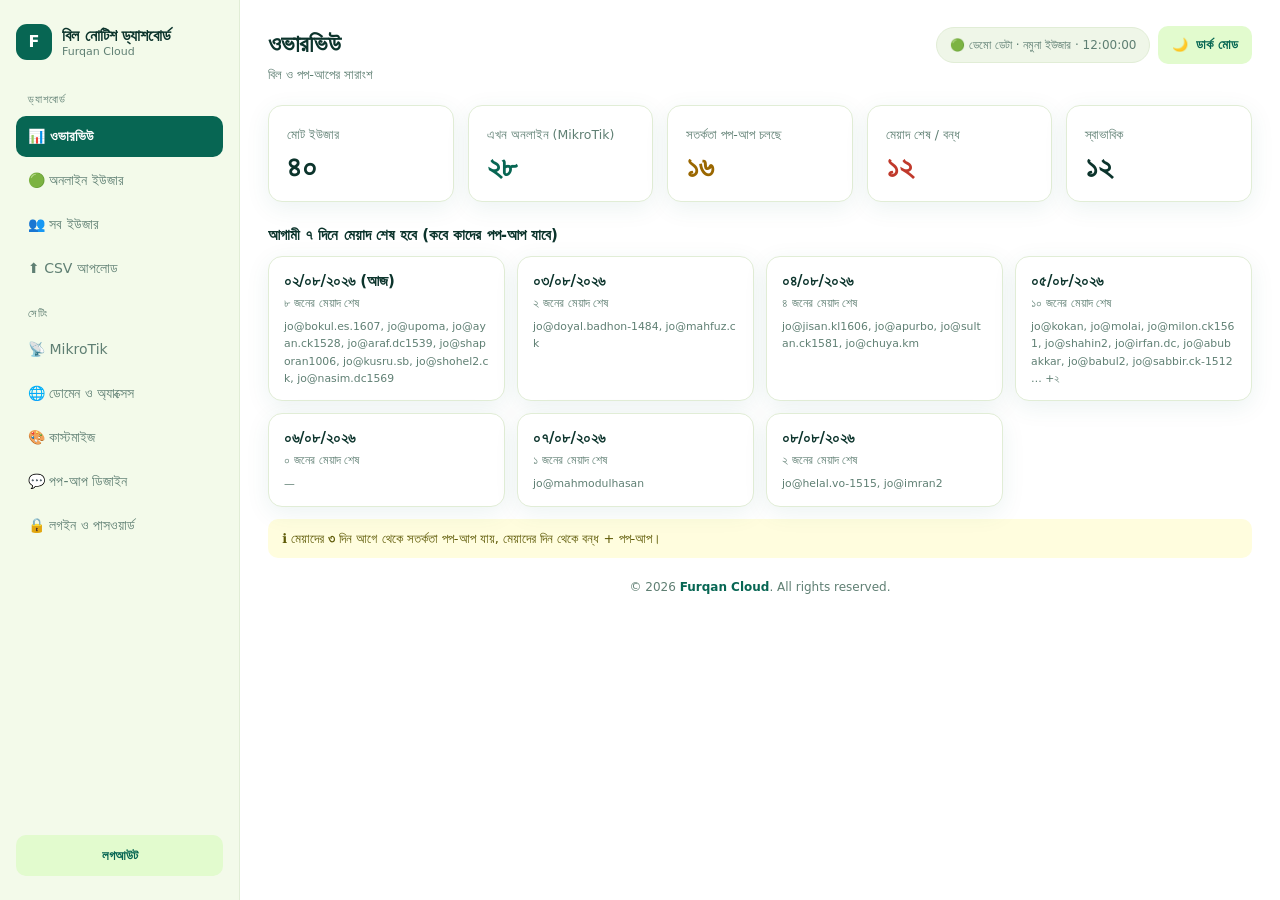
<file: index.html>
<!DOCTYPE html>
<html lang="bn"><head><meta charset="UTF-8"><meta name="viewport" content="width=device-width,initial-scale=1,viewport-fit=cover"><meta name="theme-color" content="#076653">
<title>Furqan Cloud · ড্যাশবোর্ড (ডেমো)</title><style>
:root{
  --bg:#FFFFFF; --side:#F3FAEA; --main:#FFFFFF; --card:#FFFFFF; --text:#0C342C; --muted:#5F7F73; --line:#E1EDD6; --input:#EFF6E8;
  --purple:#076653; --purple-d:#0C342C; --soft:#E2FBCE; --on:#FFFFFF; --ink:#06231D; --orange:#C5D61A; --yellow:#9DB81C;
  --c-iig:#076653; --c-baishan:#D4E321; --c-cdn:#3E9A52; --c-fna:#0C342C; --c-ggc:#A5DC7B; --c-bdix:#1FA38A;
  --hint-bg:#FFFDDE; --hint-tx:#5E5A06;
  --shadow:0 6px 24px rgba(7,102,83,.08);
  color-scheme:light;
}
@media (prefers-color-scheme:dark){
  :root:not([data-theme="light"]){
    --bg:#14142a; --side:#181833; --main:#1b1b3a; --card:#222247; --text:#f0f0ff; --muted:#9a9cc4; --line:#2e2e5a; --input:#2c2c58;
    --purple:#E3EF26; --purple-d:#C9D81C; --soft:#2c2c58; --on:#06231D; --orange:#8FD16B; --yellow:#E3EF26;
    --c-iig:#3FD1A5; --c-baishan:#E3EF26; --c-cdn:#7CCB5A; --c-fna:#B9F08A; --c-ggc:#1FA38A; --c-bdix:#E2FBCE;
    --hint-bg:rgba(227,239,38,.12); --hint-tx:#E3EF26;
    --shadow:0 6px 24px rgba(0,0,0,.3); color-scheme:dark;
  }
}
:root[data-theme="dark"]{
  --bg:#14142a; --side:#181833; --main:#1b1b3a; --card:#222247; --text:#f0f0ff; --muted:#9a9cc4; --line:#2e2e5a; --input:#2c2c58;
  --purple:#E3EF26; --purple-d:#C9D81C; --soft:#2c2c58; --on:#06231D; --orange:#8FD16B; --yellow:#E3EF26;
  --c-iig:#3FD1A5; --c-baishan:#E3EF26; --c-cdn:#7CCB5A; --c-fna:#B9F08A; --c-ggc:#1FA38A; --c-bdix:#E2FBCE;
  --hint-bg:rgba(227,239,38,.12); --hint-tx:#E3EF26;
  --shadow:0 6px 24px rgba(0,0,0,.3); color-scheme:dark;
}
:root{--warn:#9A6700;--bad:#C0392B}
@media (prefers-color-scheme:dark){:root:not([data-theme="light"]){--warn:#F5C542;--bad:#FF8A80}}
:root[data-theme="dark"]{--warn:#F5C542;--bad:#FF8A80}

html{scroll-padding-top:env(safe-area-inset-top,0px);scroll-behavior:smooth}
*,*::before,*::after{box-sizing:border-box}
body{margin:0;background:var(--bg);color:var(--text);font-family:'Poppins','Hind Siliguri','Noto Sans Bengali',system-ui,sans-serif;line-height:1.5;-webkit-font-smoothing:antialiased;padding:env(safe-area-inset-top,0) env(safe-area-inset-right,0) env(safe-area-inset-bottom,0) env(safe-area-inset-left,0)}
button,input,textarea{font:inherit;color:inherit}svg{display:block}
:focus-visible{outline:3px solid var(--purple);outline-offset:2px}
.app{display:grid;grid-template-columns:240px minmax(0,1fr);min-height:100vh}
.side{background:var(--side);padding:24px 16px;display:flex;flex-direction:column;gap:18px;position:sticky;top:0;height:100vh;align-self:start;overflow:auto;border-right:1px solid var(--line)}
.brand{display:flex;align-items:center;gap:10px;font-weight:600;font-size:16px;line-height:1.2}
.brand small{display:block;font-size:11px;font-weight:400;color:var(--muted)}
.logo{width:36px;height:36px;border-radius:11px;display:grid;place-items:center;background:var(--purple);color:var(--on);font-weight:700;flex:none}
.nav{display:flex;flex-direction:column;gap:3px}
.nav .grp{font-size:11px;color:var(--muted);text-transform:uppercase;letter-spacing:.07em;margin:14px 12px 4px}
.nav a{display:flex;align-items:center;gap:11px;padding:10px 12px;border-radius:10px;color:var(--muted);font-weight:500;font-size:14px;text-decoration:none;transition:background .15s,color .15s}
.nav a:hover{background:var(--soft);color:var(--purple)}
.nav a.on{background:var(--purple);color:var(--on);font-weight:600}
.logoutb{margin-top:auto;border:0;background:var(--soft);color:var(--purple);padding:11px;border-radius:10px;font-weight:600;cursor:pointer}
.logoutb:hover{background:var(--purple);color:var(--on)}
.main{padding:26px 28px 14px;min-width:0;background:var(--main)}
.head{display:flex;justify-content:space-between;align-items:flex-start;gap:14px;margin-bottom:20px;flex-wrap:wrap}
.head h1{margin:0;font-size:24px;font-weight:600;letter-spacing:-.3px}.head p{margin:3px 0 0;color:var(--muted);font-size:13px}
.hd-r{display:flex;gap:8px;align-items:center;flex-wrap:wrap}
.sync{font-size:12px;padding:8px 13px;border-radius:999px;background:var(--input);color:var(--muted);border:1px solid var(--line)}
.themeBtn{display:inline-flex;align-items:center;gap:8px;border:0;background:var(--soft);color:var(--purple);padding:9px 14px;border-radius:10px;font-size:13px;font-weight:600;cursor:pointer}
.themeBtn:hover{background:var(--purple);color:var(--on)}
.sect{display:none}.sect.on{display:block;animation:fade .28s ease both}
@keyframes fade{from{opacity:0;transform:translateY(8px)}to{opacity:1;transform:none}}
.card,.box{background:var(--card);border:1px solid var(--line);border-radius:14px;padding:20px;box-shadow:var(--shadow);margin-bottom:18px}
.box h3,.card h2{margin:0 0 4px;font-size:16px;font-weight:600}.box>p{margin:0 0 14px;color:var(--muted);font-size:12.5px;line-height:1.7}
.stats{display:grid;grid-template-columns:repeat(auto-fit,minmax(180px,1fr));gap:14px;margin-bottom:18px}
.stat{background:var(--card);border:1px solid var(--line);border-radius:14px;padding:16px 18px;box-shadow:var(--shadow)}
.stat span{font-size:12.5px;color:var(--muted)}.stat b{display:block;font-size:30px;font-weight:600;line-height:1.2;margin-top:3px;font-variant-numeric:tabular-nums}
.stat.w b{color:var(--warn)}.stat.e b{color:var(--bad)}.stat.o b{color:var(--purple)}
h2.t{font-size:15px;margin:22px 0 10px;font-weight:600}
.row{display:flex;gap:8px;flex-wrap:wrap;align-items:center}
button,input[type=text],input[type=password],input[type=number],textarea{font-size:13px;border-radius:10px;border:1px solid var(--line);padding:9px 14px;background:var(--input);color:var(--text);outline:0}
input:focus,textarea:focus{border-color:var(--purple)}
button{cursor:pointer;font-weight:600;background:var(--soft);color:var(--purple)}
button:hover{background:var(--purple);color:var(--on)}button.on,button.pri{background:var(--purple);color:var(--on);border-color:transparent;box-shadow:0 6px 16px color-mix(in srgb,var(--purple),transparent 70%)}
button.pri:hover{background:var(--purple-d);color:var(--on)}.sm{padding:6px 12px;font-size:12px}
.sched{display:grid;grid-template-columns:repeat(auto-fill,minmax(210px,1fr));gap:12px}
.sched .card{padding:13px 15px;font-size:13px;margin:0}.sched small{color:var(--muted);display:block;margin-top:6px;line-height:1.6;word-break:break-all}
.tw{overflow-x:auto;background:var(--card);border:1px solid var(--line);border-radius:14px;box-shadow:var(--shadow)}
table{width:100%;border-collapse:collapse;font-size:13px}th,td{padding:11px 13px;text-align:left;border-bottom:1px solid var(--line);white-space:nowrap}
th{color:var(--muted);font-size:11px;text-transform:uppercase;cursor:pointer;background:var(--side)}tbody tr:hover{background:var(--input)}
.pill{padding:4px 11px;border-radius:20px;font-size:11px;font-weight:700}
.p-warn{background:color-mix(in srgb,var(--warn),transparent 82%);color:var(--warn)}.p-expired{background:color-mix(in srgb,var(--bad),transparent 84%);color:var(--bad)}.p-ok{background:var(--soft);color:var(--purple)}.p-unknown{background:var(--input);color:var(--muted)}
.up{border:2px dashed var(--line);border-radius:14px;padding:16px;background:var(--input)}
.hint{display:flex;gap:10px;align-items:center;background:var(--hint-bg);color:var(--hint-tx);border-radius:10px;padding:10px 14px;font-size:13px;margin-top:12px}
.sent{color:var(--purple);font-size:12px;font-weight:700}
.fg{display:grid;grid-template-columns:repeat(auto-fit,minmax(170px,1fr));gap:12px;align-items:end}
.fg label{display:flex;flex-direction:column;gap:5px;font-size:12px;color:var(--muted)}.fg label.full{grid-column:1/-1}.fg input[type=text],.fg input[type=password],.fg textarea{width:100%}
textarea{min-height:66px}
.lst{display:grid;gap:8px;margin-bottom:10px}.lst .it{display:grid;grid-template-columns:repeat(auto-fit,minmax(110px,1fr));gap:8px}
.msg{margin-top:8px;font-size:13px;font-weight:600;min-height:18px}.ok-t{color:var(--purple)}.bad-t{color:var(--bad)}
.kv{display:flex;justify-content:space-between;gap:10px;padding:9px 0;border-bottom:1px dashed var(--line);font-size:13px;flex-wrap:wrap}.kv span{color:var(--muted)}
pre{background:var(--input);border:1px solid var(--line);border-radius:10px;padding:12px;overflow-x:auto;font-size:12px;white-space:pre-wrap;word-break:break-all;color:var(--text)}
.note{font-size:12px;color:var(--muted);line-height:1.7;margin-top:10px}.note b{color:var(--warn)}.copyb{float:right}
a{color:var(--purple)}
.logoprev{height:46px;max-width:100%;object-fit:contain;background:var(--input);border-radius:8px;padding:4px}
footer.pf{text-align:center;color:var(--muted);font-size:12px;padding:20px 12px 14px}footer.pf b{color:var(--purple)}
.login{min-height:100vh;display:grid;place-items:center;padding:20px;background:var(--side)}.login .box{width:min(100%,400px);padding:28px}
.login .logo{margin:0 auto 12px;width:50px;height:50px;font-size:22px}.login h1{text-align:center;margin:0 0 4px;font-size:20px}.login p{text-align:center;margin:0 0 14px;color:var(--muted);font-size:13px}.login input{width:100%;margin-bottom:10px}
@media(max-width:900px){
 .app{grid-template-columns:1fr}
 .side{position:sticky;top:0;z-index:30;height:auto;flex-direction:row;align-items:center;padding:10px 12px;gap:10px;border-right:0;border-bottom:1px solid var(--line);overflow-x:auto}
 .brand>div:last-child{display:none}.nav{flex-direction:row;gap:4px}.nav .grp{display:none}.nav a{white-space:nowrap;padding:8px 12px}.logoutb{margin:0 0 0 auto;white-space:nowrap;padding:8px 12px}
 .main{padding:16px 14px 8px}.head h1{font-size:20px}
 .tw{background:none;border:0;box-shadow:none}thead{display:none}table,tbody,tr{display:block}
 tr{background:var(--card);border:1px solid var(--line);border-radius:14px;padding:10px 14px;margin-bottom:10px;box-shadow:var(--shadow)}
 td{display:flex;justify-content:space-between;gap:10px;border:0;padding:4px 0;white-space:normal;text-align:right}td::before{content:attr(data-l);color:var(--muted);font-size:11px;text-align:left}td:first-child{font-size:14px}
 .sched{grid-template-columns:1fr 1fr}}
@media(max-width:380px){.sched{grid-template-columns:1fr}}
input[type=file]{font-size:12.5px;color:var(--muted)}input[type=file]::file-selector-button{border:0;border-radius:10px;padding:8px 14px;margin-right:10px;background:var(--soft);color:var(--purple);font-weight:600;cursor:pointer}
</style></head><body>
<div class="app"><aside class="side"><div class="brand"><div class="logo" id="blogo">F</div><div><span id="bname"></span><small id="bsub"></small></div></div>
<nav class="nav" id="nav">
<div class="grp">ড্যাশবোর্ড</div>
<a href="#overview" data-sec="overview">📊 ওভারভিউ</a><a href="#online" data-sec="online">🟢 অনলাইন ইউজার</a><a href="#users" data-sec="users">👥 সব ইউজার</a><a href="#upload" data-sec="upload">⬆ CSV আপলোড</a>
<div class="grp">সেটিং</div>
<a href="#mt" data-sec="mt">📡 MikroTik</a><a href="#ac" data-sec="ac">🌐 ডোমেন ও অ্যাক্সেস</a><a href="#ui" data-sec="ui">🎨 কাস্টমাইজ</a><a href="#pp" data-sec="pp">💬 পপ-আপ ডিজাইন</a><a href="#sec" data-sec="sec">🔒 লগইন ও পাসওয়ার্ড</a>
</nav>
<button class="logoutb" onclick="logout()">লগআউট</button>
</aside>
<div class="main">
<div class="head"><div><h1 id="pt"></h1><p id="ps"></p></div><div class="hd-r"><span class="sync" id="sync"></span><button class="themeBtn" onclick="toggleTheme()"><span class="ti">🌙</span><span class="tl">ডার্ক মোড</span></button></div></div>

<section class="sect on" id="s-overview" data-title="ওভারভিউ" data-sub="বিল ও পপ-আপের সারাংশ">
 <div class="stats" id="cards"></div>
 <h2 class="t">আগামী ৭ দিনে মেয়াদ শেষ হবে (কবে কাদের পপ-আপ যাবে)</h2><div class="sched" id="sched"></div>
 <div class="hint"><span>ℹ️ মেয়াদের <b id="wd"></b> দিন আগে থেকে সতর্কতা পপ-আপ যায়, মেয়াদের দিন থেকে বন্ধ + পপ-আপ।</span></div>
</section>

<section class="sect" id="s-online" data-title="অনলাইন ইউজার" data-sub="MikroTik থেকে সরাসরি; এখান থেকেই পপ-আপ পাঠান">
 <div class="row" style="margin-bottom:12px"><input type="text" id="oq" placeholder="ইউজার বা IP খুঁজুন…" style="flex:1;min-width:160px"><button onclick="refresh()">🔄 এখনই রিফ্রেশ</button></div>
 <div class="tw"><table><thead><tr><th>ইউজার</th><th>IP</th><th>আপটাইম</th><th>MAC</th><th>বিল অবস্থা</th><th>বাকি দিন</th><th>সতর্কবার্তা</th></tr></thead><tbody id="ob"></tbody></table></div>
</section>

<section class="sect" id="s-users" data-title="সব ইউজার" data-sub="মেয়াদ, অবস্থা ও পপ-আপ শুরুর তারিখ">
 <div class="row" style="margin-bottom:12px"><button data-f="all" class="on">সব</button><button data-f="warn">সতর্কতা চলছে</button><button data-f="expired">মেয়াদ শেষ</button><button data-f="ok">স্বাভাবিক</button><input type="text" id="q" placeholder="ইউজার খুঁজুন…" style="flex:1;min-width:160px"></div>
 <div class="tw"><table><thead><tr><th data-s="u">ইউজার</th><th data-s="pkg">প্যাকেজ</th><th data-s="last">সর্বশেষ পেমেন্ট</th><th data-s="exp">মেয়াদ শেষ</th><th data-s="left">বাকি দিন</th><th data-s="st">অবস্থা</th><th data-s="start">পপ-আপ শুরু</th><th data-s="ip">অনলাইন</th></tr></thead><tbody id="tb"></tbody></table></div>
</section>

<section class="sect" id="s-upload" data-title="CSV আপলোড" data-sub="নতুন বিলের CSV দিলেই মেয়াদ ও পপ-আপ আপডেট হয়">
 <div class="box"><h3>বিলের CSV</h3><p>কলাম: Date, User, Collect by, Package, BDT। বর্তমান ফাইল: <span id="files"></span></p>
 <div class="up"><div class="row"><input type="file" id="f" accept=".csv"><label style="font-size:13px"><input type="checkbox" id="rep"> আগের সব CSV বদলে এটাই রাখুন</label><button class="pri" onclick="up()">আপলোড</button></div><div class="msg" id="msg"></div></div>
 <div class="note">টিক না দিলে নতুন CSV আগেরগুলোর সাথে যোগ হয়; প্রতি ইউজারের সর্বশেষ পেমেন্টই ধরা হয়।</div></div>
 <div class="box"><h3>পপ-আপ প্রিভিউ</h3><p>গ্রাহক যেটা দেখবে।</p><div class="row"><a href="#" onclick="alert('আসল ড্যাশবোর্ডে পপ-আপ প্রিভিউ খোলে');return false">সতর্কতা পপ-আপ</a> · <a href="#" onclick="alert('আসল ড্যাশবোর্ডে পপ-আপ প্রিভিউ খোলে');return false">মেয়াদ শেষ পপ-আপ</a></div></div>
</section>

<section class="sect" id="s-mt" data-title="MikroTik ইন্টিগ্রেশন" data-sub="API দিয়ে অনলাইন ইউজার দেখা ও পপ-আপ পাঠানো">
 <div class="box"><h3>সংযোগ</h3><p>পাবলিক IP (বা ডোমেইন; লোকাল নেটওয়ার্কে থাকলে লোকাল IP), API পোর্ট, ইউজার ও পাসওয়ার্ড দিন।</p>
 <div class="fg"><label>পাবলিক IP / ডোমেইন<input type="text" id="r_host" placeholder="203.0.113.10"></label><label>API পোর্ট<input type="text" id="r_port" placeholder="8728"></label><label>API ইউজার<input type="text" id="r_user"></label><label>পাসওয়ার্ড<input type="password" id="r_pw" placeholder="অপরিবর্তিত রাখতে ফাঁকা"></label>
 <label style="flex-direction:row;align-items:center;gap:8px"><input type="checkbox" id="r_ssl"> API-SSL (পোর্ট 8729)</label><button class="pri" onclick="saveRouter()">সেভ ও কানেকশন টেস্ট</button></div><div class="msg" id="m_mt"></div></div>
 <div class="box"><h3>MikroTik-এ API ইউজার বানান</h3><p>Terminal-এ (সফটওয়্যারের IP বসান):</p>
 <pre>/user group add name=notifier policy=api,read,write,test
/user add name=notifier group=notifier password=পাসওয়ার্ড address=সফটওয়্যারের-IP
/ip service set api disabled=no port=8728 address=সফটওয়্যারের-IP</pre>
 <div class="note">শুধু অনলাইন ইউজার দেখতে <b>read</b> যথেষ্ট; পপ-আপ পাঠাতে address-list লিখতে হয় বলে <b>write</b>-ও লাগে। API পোর্ট ইন্টারনেটে খুললে অবশ্যই <b>address=</b> দিয়ে সীমাবদ্ধ করুন।</div></div>
</section>

<section class="sect" id="s-ac" data-title="ডোমেন ও অ্যাক্সেস" data-sub="লোকাল PC-তে চলবে, ডোমেইন দিয়ে যেকোনো জায়গা থেকে ঢোকা যাবে">
 <div class="box"><h3>ঠিকানা</h3><p>ডোমেইন, MikroTik পাবলিক IP ও এই PC-র লোকাল IP দিন।</p>
 <div class="fg"><label>ডোমেইন (bill.furqancloud.web.id)<input type="text" id="a_domain"></label><label>MikroTik পাবলিক IP<input type="text" id="a_pub" placeholder="203.0.113.10"></label><label>এই PC-র লোকাল IP<input type="text" id="a_pc" placeholder="192.168.88.10"></label><button onclick="detect()">🔎 IP বের করুন</button><button class="pri" onclick="saveAccess()">সেভ</button></div><div class="msg" id="m_ac"></div><div id="nets" class="note"></div></div>
 <div class="box"><h3>অ্যাক্সেস ঠিকানা</h3><div id="urls"></div></div>
 <div class="box"><h3>ডোমেইন চালু করার ধাপ</h3><p>১) DNS-এ A রেকর্ড: ডোমেইন → MikroTik পাবলিক IP। ২) MikroTik-এ ফরওয়ার্ড রুল। ৩) PC-তে Caddy (ফ্রি HTTPS)। পাবলিক IP আসল হতে হবে (CGNAT চলবে না)।</p>
 <button class="copyb sm" onclick="cp('o_rsc')">কপি</button><div class="note">MikroTik Terminal:</div><pre id="o_rsc"></pre>
 <button class="copyb sm" onclick="cp('o_caddy')">কপি</button><div class="note">Caddyfile:</div><pre id="o_caddy"></pre>
 <div class="note">চালাতে: <b>caddy run --config Caddyfile</b>। ৮০৮০ পোর্ট কখনো ইন্টারনেটে ফরওয়ার্ড করবেন না।</div></div>
</section>

<section class="sect" id="s-ui" data-title="কাস্টমাইজ" data-sub="নাম, রং ও আচরণ">
 <div class="box"><h3>ড্যাশবোর্ড</h3><p>প্রাইমারি রং ফাঁকা রাখলে ডিফল্ট থিম (লাইট/ডার্ক) থাকবে।</p>
 <div class="fg"><label>ড্যাশবোর্ডের নাম<input type="text" id="u_title"></label><label>সাবটাইটেল (ব্র্যান্ড লাইন)<input type="text" id="u_sub"></label><label>ব্র্যান্ড নাম<input type="text" id="u_brand"></label><label>লোগো অক্ষর<input type="text" id="u_logo" maxlength="2"></label>
 <label>প্রাইমারি রং (#RRGGBB, ফাঁকা = ডিফল্ট)<input type="text" id="u_acc" placeholder="#076653"></label>
 <label>সতর্কতা শুরু (মেয়াদের কত দিন আগে)<input type="text" id="u_warn"></label><label>সিঙ্ক ব্যবধান (সেকেন্ড)<input type="text" id="u_sync"></label><label>অটো-রিফ্রেশ (সেকেন্ড)<input type="text" id="u_ref"></label>
 <label>"বুঝেছি" এর পর চুপ (3h, 30m)<input type="text" id="u_seen"></label><label>ম্যানুয়াল পপ-আপ (মিনিট)<input type="text" id="u_push"></label><label>লগইন সেশন (ঘণ্টা)<input type="text" id="u_sess"></label></div>
 <div class="row" style="margin-top:12px"><button class="pri" onclick="saveUi()">সেভ</button></div><div class="msg" id="m_ui"></div></div>
</section>

<section class="sect" id="s-pp" data-title="পপ-আপ ডিজাইন" data-sub="গ্রাহক যা দেখে">
 <div class="box"><h3>গ্রাহক পপ-আপ</h3><p>লোগো, পেমেন্ট নম্বর, অফিস, ফোন ও লেখা।</p>
 <div class="note">লোগো (PNG/JPG, ২০০KB এর মধ্যে)</div><div class="row"><img id="logoprev" class="logoprev" alt=""><input type="file" id="p_logo" accept="image/*"><button class="sm" onclick="resetLogo()">ডিফল্ট লোগো</button></div>
 <div class="note" style="margin-top:14px">পেমেন্ট নম্বর (লেবেল যেমন Send Money · ব্র্যান্ড যেমন bKash)</div><div class="lst" id="p_nums"></div><button class="sm" onclick="addRow()">+ নম্বর যোগ</button>
 <div class="fg" style="margin-top:14px"><label>অফিস ঠিকানা<input type="text" id="p_office"></label><label>যোগাযোগ ফোন<input type="text" id="p_phone"></label>
 <label class="full">সতর্কতা পপ-আপের লেখা<textarea id="p_warn"></textarea></label><label class="full">মেয়াদ শেষ পপ-আপের লেখা<textarea id="p_exp"></textarea></label></div>
 <div class="row" style="margin-top:12px"><button class="pri" onclick="savePopup()">সেভ</button><a href="#" onclick="alert('আসল ড্যাশবোর্ডে পপ-আপ প্রিভিউ খোলে');return false">সতর্কতা প্রিভিউ</a><a href="#" onclick="alert('আসল ড্যাশবোর্ডে পপ-আপ প্রিভিউ খোলে');return false">মেয়াদ শেষ প্রিভিউ</a></div><div class="msg" id="m_pp"></div></div>
</section>

<section class="sect" id="s-sec" data-title="লগইন ও পাসওয়ার্ড" data-sub="ইউজার/পাসওয়ার্ড বদল ও ইতিহাস">
 <div class="box"><h3>ইউজার ও পাসওয়ার্ড বদলান</h3><p>বর্তমান পাসওয়ার্ড দিতে হবে; নতুন পাসওয়ার্ড কমপক্ষে ১০ অক্ষর। বদলালে অন্য সব ডিভাইসের লগইন বন্ধ হয়ে যায়।</p>
 <div class="fg"><label>বর্তমান ইউজার<input type="text" id="c_cur_u" disabled></label><label>বর্তমান পাসওয়ার্ড<input type="password" id="c_cur"></label><label>নতুন ইউজার (না বদলালে ফাঁকা)<input type="text" id="c_nu"></label><label>নতুন পাসওয়ার্ড (না বদলালে ফাঁকা)<input type="password" id="c_np"></label><label>নতুন পাসওয়ার্ড আবার<input type="password" id="c_np2"></label><button class="pri" onclick="saveAcc()">পরিবর্তন করুন</button></div><div class="msg" id="m_sec"></div></div>
 <div class="box"><h3>পরিবর্তনের ইতিহাস</h3><p>কবে ইউজার বা পাসওয়ার্ড বদলানো হয়েছে (পাসওয়ার্ড নিজে কখনো সংরক্ষিত হয় না)।</p><div class="tw"><table><thead><tr><th>সময়</th><th>পরিবর্তন</th><th>কোন IP থেকে</th></tr></thead><tbody id="hist"></tbody></table></div>
 <div class="row" style="margin-top:12px"><button onclick="logoutAll()">অন্য সব ডিভাইসের লগইন বন্ধ করুন</button></div><div class="msg" id="m_ls"></div></div>
</section>
<footer class="pf">© 2026 <b id="fbrand">Furqan Cloud</b>. All rights reserved.</footer>
</div></div>
<script>const UI={"title":"বিল নোটিশ ড্যাশবোর্ড","sub":"Furqan Cloud · JSN WiFi","brand":"Furqan Cloud","logo":"F","refresh":15,"push_minutes":30};
const $=id=>document.getElementById(id);
const bn=s=>String(s).replace(/\d/g,d=>"০১২৩৪৫৬৭৮৯"[d]);
const esc=s=>String(s??"").replace(/[&<>"]/g,c=>({"&":"&amp;","<":"&lt;",">":"&gt;",'"':"&quot;"}[c]));
try{const t=localStorage.getItem("jsn_theme");if(t)document.documentElement.dataset.theme=t}catch(e){}
function curTheme(){return document.documentElement.dataset.theme||(matchMedia("(prefers-color-scheme:dark)").matches?"dark":"light")}
function themeUI(){const d=curTheme()==="dark";document.querySelectorAll(".ti").forEach(e=>e.textContent=d?"☀️":"🌙");document.querySelectorAll(".tl").forEach(e=>e.textContent=d?"লাইট মোড":"ডার্ক মোড")}
function toggleTheme(){const n=curTheme()==="dark"?"light":"dark";document.documentElement.dataset.theme=n;try{localStorage.setItem("jsn_theme",n)}catch(e){}themeUI()}
async function logout(){alert("ডেমো")}
function route(){const secs=[...document.querySelectorAll(".sect")];if(!secs.length)return;let h=(location.hash||"").slice(1);if(!secs.some(s=>s.id==="s-"+h))h="overview";
 secs.forEach(s=>s.classList.toggle("on",s.id==="s-"+h));document.querySelectorAll("#nav a").forEach(a=>a.classList.toggle("on",a.dataset.sec===h));
 const s=$("s-"+h);$("pt").textContent=s.dataset.title;$("ps").textContent=s.dataset.sub||"";window.scrollTo({top:0})}
window.addEventListener("hashchange",route);
document.addEventListener("DOMContentLoaded",()=>{if($("blogo")){$("blogo").textContent=UI.logo;$("bname").textContent=UI.title;$("bsub").textContent=UI.brand}themeUI();route()});

let D={"today":"2026-08-02","warn_days":3,"users":[{"u":"jo@bokul.es.1607","last":"2026-07-02","exp":"2026-08-02","left":0,"st":"expired","pkg":"15Mbps-500TK","ip":"10.10.5.145","start":"2026-07-30"},{"u":"jo@payel","last":"2026-07-01","exp":"2026-08-01","left":-1,"st":"expired","pkg":"15Mbps-500TK","ip":"10.10.4.129","start":"2026-07-29"},{"u":"jo@upoma","last":"2026-07-02","exp":"2026-08-02","left":0,"st":"expired","pkg":"15Mbps-500TK","ip":"10.10.3.180","start":"2026-07-30"},{"u":"jo@ayan.ck1528","last":"2026-07-02","exp":"2026-08-02","left":0,"st":"expired","pkg":"15Mbps-500TK","ip":"10.10.2.32","start":"2026-07-30"},{"u":"jo@romjanali-1485","last":"2026-06-30","exp":"2026-07-30","left":-3,"st":"expired","pkg":"15Mbps-500TK","ip":"10.10.2.197","start":"2026-07-27"},{"u":"jo@nirob","last":"2026-07-01","exp":"2026-08-01","left":-1,"st":"expired","pkg":"15Mbps-500TK","ip":"10.10.8.19","start":"2026-07-29"},{"u":"jo@araf.dc1539","last":"2026-07-02","exp":"2026-08-02","left":0,"st":"expired","pkg":"15Mbps-500TK","ip":"10.10.8.74","start":"2026-07-30"},{"u":"jo@anando2.cr","last":"2026-07-01","exp":"2026-08-01","left":-1,"st":"expired","pkg":"30Mbps-700TK","ip":"10.10.2.128","start":"2026-07-29"},{"u":"jo@shaporan1006","last":"2026-07-02","exp":"2026-08-02","left":0,"st":"expired","pkg":"15Mbps-500TK","ip":"10.10.8.22","start":"2026-07-30"},{"u":"jo@kusru.sb","last":"2026-07-02","exp":"2026-08-02","left":0,"st":"expired","pkg":"15Mbps-500TK","ip":"","start":"2026-07-30"},{"u":"jo@shohel2.ck","last":"2026-07-02","exp":"2026-08-02","left":0,"st":"expired","pkg":"15Mbps-500TK","ip":"10.10.7.93","start":"2026-07-30"},{"u":"jo@nasim.dc1569","last":"2026-07-02","exp":"2026-08-02","left":0,"st":"expired","pkg":"15Mbps-500TK","ip":"10.10.4.5","start":"2026-07-30"},{"u":"jo@jisan.kl1606","last":"2026-07-04","exp":"2026-08-04","left":2,"st":"warn","pkg":"15Mbps-500TK","ip":"10.10.9.96","start":"2026-08-01"},{"u":"jo@kokan","last":"2026-07-05","exp":"2026-08-05","left":3,"st":"warn","pkg":"15Mbps-500TK","ip":"","start":"2026-08-02"},{"u":"jo@molai","last":"2026-07-05","exp":"2026-08-05","left":3,"st":"warn","pkg":"15Mbps-500TK","ip":"","start":"2026-08-02"},{"u":"jo@apurbo","last":"2026-07-04","exp":"2026-08-04","left":2,"st":"warn","pkg":"15Mbps-500TK","ip":"","start":"2026-08-01"},{"u":"jo@milon.ck1561","last":"2026-07-05","exp":"2026-08-05","left":3,"st":"warn","pkg":"15Mbps-500TK","ip":"","start":"2026-08-02"},{"u":"jo@shahin2","last":"2026-07-05","exp":"2026-08-05","left":3,"st":"warn","pkg":"15Mbps-500TK","ip":"10.10.7.102","start":"2026-08-02"},{"u":"jo@irfan.dc","last":"2026-07-05","exp":"2026-08-05","left":3,"st":"warn","pkg":"30Mbps-700TK","ip":"","start":"2026-08-02"},{"u":"jo@doyal.badhon-1484","last":"2026-07-03","exp":"2026-08-03","left":1,"st":"warn","pkg":"15Mbps-500TK","ip":"10.10.2.89","start":"2026-07-31"},{"u":"jo@sultan.ck1581","last":"2026-07-04","exp":"2026-08-04","left":2,"st":"warn","pkg":"15Mbps-500TK","ip":"","start":"2026-08-01"},{"u":"jo@abubakkar","last":"2026-07-05","exp":"2026-08-05","left":3,"st":"warn","pkg":"15Mbps-500TK","ip":"10.10.2.225","start":"2026-08-02"},{"u":"jo@babul2","last":"2026-07-05","exp":"2026-08-05","left":3,"st":"warn","pkg":"15Mbps-500TK","ip":"10.10.8.33","start":"2026-08-02"},{"u":"jo@chuya.km","last":"2026-07-04","exp":"2026-08-04","left":2,"st":"warn","pkg":"15Mbps-500TK","ip":"10.10.2.193","start":"2026-08-01"},{"u":"jo@sabbir.ck-1512","last":"2026-07-05","exp":"2026-08-05","left":3,"st":"warn","pkg":"15Mbps-500TK","ip":"10.10.9.94","start":"2026-08-02"},{"u":"jo@mdjakir","last":"2026-07-05","exp":"2026-08-05","left":3,"st":"warn","pkg":"15Mbps-500TK","ip":"10.10.3.93","start":"2026-08-02"},{"u":"jo@shaporan2","last":"2026-07-05","exp":"2026-08-05","left":3,"st":"warn","pkg":"15Mbps-500TK","ip":"","start":"2026-08-02"},{"u":"jo@mahfuz.ck","last":"2026-07-03","exp":"2026-08-03","left":1,"st":"warn","pkg":"15Mbps-500TK","ip":"10.10.4.53","start":"2026-07-31"},{"u":"jo@manik.ck1548","last":"2026-07-26","exp":"2026-08-26","left":24,"st":"ok","pkg":"15Mbps-500TK","ip":"10.10.4.179","start":"2026-08-23"},{"u":"jo@moti.mo","last":"2026-07-27","exp":"2026-08-27","left":25,"st":"ok","pkg":"15Mbps-500TK","ip":"10.10.4.122","start":"2026-08-24"},{"u":"jo@mogbul.bj","last":"2026-07-28","exp":"2026-08-28","left":26,"st":"ok","pkg":"4MB-300TK","ip":"","start":"2026-08-25"},{"u":"jo@helal.vo-1515","last":"2026-07-08","exp":"2026-08-08","left":6,"st":"ok","pkg":"15Mbps-500TK","ip":"10.10.2.215","start":"2026-08-05"},{"u":"jo@imran.mo","last":"2026-07-16","exp":"2026-08-16","left":14,"st":"ok","pkg":"15Mbps-500TK","ip":"","start":"2026-08-13"},{"u":"jo@imran2","last":"2026-07-08","exp":"2026-08-08","left":6,"st":"ok","pkg":"15Mbps-500TK","ip":"10.10.7.120","start":"2026-08-05"},{"u":"jo@helal","last":"2026-07-22","exp":"2026-08-22","left":20,"st":"ok","pkg":"15Mbps-500TK","ip":"10.10.8.208","start":"2026-08-19"},{"u":"jo@badol.bj1566","last":"2026-07-11","exp":"2026-08-11","left":9,"st":"ok","pkg":"15Mbps-500TK","ip":"10.10.2.136","start":"2026-08-08"},{"u":"jo@ekbal","last":"2026-07-21","exp":"2026-08-21","left":19,"st":"ok","pkg":"15Mbps-500TK","ip":"10.10.9.63","start":"2026-08-18"},{"u":"jo@mahmodulhasan","last":"2026-07-07","exp":"2026-08-07","left":5,"st":"ok","pkg":"15Mbps-500TK","ip":"","start":"2026-08-04"},{"u":"jo@fojlu.bj1556","last":"2026-07-11","exp":"2026-08-11","left":9,"st":"ok","pkg":"15Mbps-500TK","ip":"10.10.8.171","start":"2026-08-08"},{"u":"jo@nurhossain.sb1613","last":"2026-07-20","exp":"2026-08-20","left":18,"st":"ok","pkg":"15Mbps-500TK","ip":"","start":"2026-08-17"}],"online":[{"u":"jo@bokul.es.1607","ip":"10.10.5.145","up":"2d 3h","mac":"E4:5F:60:BE:31:20","st":"expired","left":null,"exp":"2026-08-02","manual":false},{"u":"jo@payel","ip":"10.10.4.129","up":"8d 13h","mac":"E4:5F:A0:EE:E8:B9","st":"expired","left":null,"exp":"2026-08-01","manual":false},{"u":"jo@upoma","ip":"10.10.3.180","up":"3d 2h","mac":"E4:5F:99:FD:AF:E5","st":"expired","left":null,"exp":"2026-08-02","manual":false},{"u":"jo@ayan.ck1528","ip":"10.10.2.32","up":"8d 13h","mac":"E4:5F:54:AF:4D:FA","st":"expired","left":null,"exp":"2026-08-02","manual":false},{"u":"jo@romjanali-1485","ip":"10.10.2.197","up":"8d 18h","mac":"E4:5F:A0:AE:B3:FE","st":"expired","left":null,"exp":"2026-07-30","manual":false},{"u":"jo@nirob","ip":"10.10.8.19","up":"1d 8h","mac":"E4:5F:F2:21:1F:9E","st":"expired","left":null,"exp":"2026-08-01","manual":false},{"u":"jo@araf.dc1539","ip":"10.10.8.74","up":"6d 21h","mac":"E4:5F:B1:0B:EC:B5","st":"expired","left":null,"exp":"2026-08-02","manual":false},{"u":"jo@anando2.cr","ip":"10.10.2.128","up":"0d 6h","mac":"E4:5F:93:42:7E:CB","st":"expired","left":null,"exp":"2026-08-01","manual":false},{"u":"jo@shaporan1006","ip":"10.10.8.22","up":"2d 14h","mac":"E4:5F:CD:8E:46:DC","st":"expired","left":null,"exp":"2026-08-02","manual":false},{"u":"jo@shohel2.ck","ip":"10.10.7.93","up":"6d 7h","mac":"E4:5F:4D:2A:5A:4D","st":"expired","left":null,"exp":"2026-08-02","manual":false},{"u":"jo@nasim.dc1569","ip":"10.10.4.5","up":"7d 18h","mac":"E4:5F:5D:86:90:02","st":"expired","left":null,"exp":"2026-08-02","manual":false},{"u":"jo@jisan.kl1606","ip":"10.10.9.96","up":"9d 18h","mac":"E4:5F:A3:40:1B:E9","st":"warn","left":2,"exp":"2026-08-04","manual":false},{"u":"jo@shahin2","ip":"10.10.7.102","up":"1d 15h","mac":"E4:5F:CD:1F:61:22","st":"warn","left":3,"exp":"2026-08-05","manual":false},{"u":"jo@doyal.badhon-1484","ip":"10.10.2.89","up":"9d 1h","mac":"E4:5F:34:00:4D:33","st":"warn","left":1,"exp":"2026-08-03","manual":false},{"u":"jo@abubakkar","ip":"10.10.2.225","up":"3d 19h","mac":"E4:5F:C0:4C:81:B1","st":"warn","left":3,"exp":"2026-08-05","manual":false},{"u":"jo@babul2","ip":"10.10.8.33","up":"1d 15h","mac":"E4:5F:EE:F5:F7:9F","st":"warn","left":3,"exp":"2026-08-05","manual":false},{"u":"jo@chuya.km","ip":"10.10.2.193","up":"5d 23h","mac":"E4:5F:87:F5:52:0B","st":"warn","left":2,"exp":"2026-08-04","manual":false},{"u":"jo@sabbir.ck-1512","ip":"10.10.9.94","up":"2d 22h","mac":"E4:5F:0D:98:2E:85","st":"warn","left":3,"exp":"2026-08-05","manual":false},{"u":"jo@mdjakir","ip":"10.10.3.93","up":"3d 17h","mac":"E4:5F:A8:72:63:7A","st":"warn","left":3,"exp":"2026-08-05","manual":false},{"u":"jo@mahfuz.ck","ip":"10.10.4.53","up":"8d 15h","mac":"E4:5F:B6:0E:0E:8F","st":"warn","left":1,"exp":"2026-08-03","manual":false},{"u":"jo@manik.ck1548","ip":"10.10.4.179","up":"9d 11h","mac":"E4:5F:E4:B2:BA:29","st":"ok","left":24,"exp":"2026-08-26","manual":false},{"u":"jo@moti.mo","ip":"10.10.4.122","up":"3d 10h","mac":"E4:5F:68:F7:00:F5","st":"ok","left":25,"exp":"2026-08-27","manual":false},{"u":"jo@helal.vo-1515","ip":"10.10.2.215","up":"1d 12h","mac":"E4:5F:66:F4:5B:DE","st":"ok","left":6,"exp":"2026-08-08","manual":false},{"u":"jo@imran2","ip":"10.10.7.120","up":"6d 23h","mac":"E4:5F:2B:51:57:41","st":"ok","left":6,"exp":"2026-08-08","manual":false},{"u":"jo@helal","ip":"10.10.8.208","up":"2d 19h","mac":"E4:5F:F2:B3:4F:43","st":"ok","left":20,"exp":"2026-08-22","manual":false},{"u":"jo@badol.bj1566","ip":"10.10.2.136","up":"2d 13h","mac":"E4:5F:63:6C:0E:80","st":"ok","left":9,"exp":"2026-08-11","manual":false},{"u":"jo@ekbal","ip":"10.10.9.63","up":"9d 10h","mac":"E4:5F:84:D6:43:1F","st":"ok","left":19,"exp":"2026-08-21","manual":false},{"u":"jo@fojlu.bj1556","ip":"10.10.8.171","up":"9d 16h","mac":"E4:5F:D7:42:4D:09","st":"ok","left":9,"exp":"2026-08-11","manual":false}],"sync":{"ok":true,"time":"12:00:00","msg":"ডেমো ডেটা · নমুনা ইউজার"},"files":["July_2026.csv"]},C={"router":{"host":"203.0.113.10","port":"8728","user":"notifier","ssl":false},"ui":{"title":"বিল নোটিশ ড্যাশবোর্ড","sub":"Furqan Cloud · JSN WiFi","brand":"Furqan Cloud","logo":"F","acc":"","warn_days":3,"sync_seconds":60,"refresh":15,"seen_timeout":"3h","push_minutes":30,"session_hours":12},"popup":{"numbers":[{"label":"Send Money","number":"01670-209041","brand":"bKash"},{"label":"Cash Out","number":"01815-220716","brand":"bKash"}],"office":"যশোদল গোসাই বাজার, কিশোরগঞ্জ","phone":"01775203815","logo":"","warn_notice":"সংযোগ বন্ধ হওয়া এড়াতে মেয়াদ শেষ হওয়ার আগেই বিল পরিশোধ করুন।","expired_notice":"সংযোগ পুনরায় চালু করতে অনুগ্রহ করে আপনার বকেয়া বিল পরিশোধ করুন। পেমেন্ট নিশ্চিত হলে সংযোগ চালু করা হবে।"},"default_logo":"[data-uri]","access":{"domain":"bill.furqancloud.web.id","public_ip":"203.0.113.10","pc_ip":"192.168.88.10"},"account":{"user":"Furqan@admin","history":[{"at":"2026-11-05 01:06","ip":"-","what":"প্রাথমিক সেটআপ"},{"at":"2026-11-12 18:20","ip":"192.168.88.20","what":"পাসওয়ার্ড পরিবর্তন"}]}};const DEMO=true;
const fd=iso=>{if(!iso)return "—";const [y,m,d]=iso.split("-");return bn(`${d}/${m}/${y}`)};
const ST={warn:"সতর্কতা পপ-আপ",expired:"বন্ধ · পপ-আপ",ok:"স্বাভাবিক",unknown:"বিল তালিকায় নেই"};
let flt="all",key="exp",dir=1,logoData=null;
async function api(p,b){if(DEMO&&b!==undefined)return {ok:true,msg:"ডেমো: আসল সিস্টেমে সেভ হবে",local:[],public:""};
 const r=await fetch("/admin/api/"+p,b!==undefined?{method:"POST",headers:{"X-Requested-With":"jsn"},body:JSON.stringify(b)}:{});if(r.status===401)location.href="/admin";return r.json()}
function say(id,j,ok){const m=$(id);m.className="msg "+(j.ok?"ok-t":"bad-t");m.textContent=j.ok?(ok||j.msg||"সেভ হয়েছে ✓"):"ত্রুটি: "+j.error}
function cp(id){navigator.clipboard.writeText($(id).textContent)}
function renderTop(){
 $("sync").textContent=(D.sync.ok?"🟢 ":"🔴 ")+D.sync.msg+(D.sync.time?" · "+D.sync.time:"");$("files").textContent=D.files.join(", ")||"নেই";$("wd").textContent=bn(D.warn_days);
 const cnt=s=>D.users.filter(u=>u.st===s).length;
 $("cards").innerHTML=`<div class="stat"><span>মোট ইউজার</span><b>${bn(D.users.length)}</b></div><div class="stat o"><span>এখন অনলাইন (MikroTik)</span><b>${bn(D.online.length)}</b></div><div class="stat w"><span>সতর্কতা পপ-আপ চলছে</span><b>${bn(cnt("warn"))}</b></div><div class="stat e"><span>মেয়াদ শেষ / বন্ধ</span><b>${bn(cnt("expired"))}</b></div><div class="stat"><span>স্বাভাবিক</span><b>${bn(cnt("ok"))}</b></div>`;
 const t0=new Date(D.today),days=[];for(let i=0;i<7;i++){const d=new Date(t0);d.setDate(d.getDate()+i);days.push(d.toISOString().slice(0,10))}
 $("sched").innerHTML=days.map((d,i)=>{const us=D.users.filter(u=>u.exp===d);return `<div class="card"><b style="font-size:15px">${fd(d)}${i==0?" (আজ)":""}</b><br><span style="color:var(--muted);font-size:12px">${bn(us.length)} জনের মেয়াদ শেষ</span><small>${us.slice(0,8).map(u=>esc(u.u)).join(", ")||"—"}${us.length>8?" … +"+bn(us.length-8):""}</small></div>`}).join("")}
function draw(){const q=$("q").value.toLowerCase();let r=D.users.filter(u=>(flt==="all"||u.st===flt)&&u.u.toLowerCase().includes(q));r.sort((a,b)=>(a[key]>b[key]?1:a[key]<b[key]?-1:0)*dir);
 $("tb").innerHTML=r.map(u=>`<tr><td data-l="ইউজার"><b>${esc(u.u)}</b></td><td data-l="প্যাকেজ">${esc(u.pkg)}</td><td data-l="সর্বশেষ পেমেন্ট">${fd(u.last)}</td><td data-l="মেয়াদ শেষ">${fd(u.exp)}</td><td data-l="বাকি দিন">${u.left<=0?"—":bn(u.left)}</td><td data-l="অবস্থা"><span class="pill p-${u.st}">${ST[u.st]}</span></td><td data-l="পপ-আপ শুরু">${fd(u.start)}</td><td data-l="অনলাইন">${u.ip?"🟢 "+esc(u.ip):"⚪ অফলাইন"}</td></tr>`).join("")}
function drawOnline(){const q=$("oq").value.toLowerCase(),r=D.online.filter(u=>u.u.toLowerCase().includes(q)||u.ip.includes(q));
 $("ob").innerHTML=r.map(u=>`<tr><td data-l="ইউজার"><b>${esc(u.u)}</b></td><td data-l="IP">${esc(u.ip)}</td><td data-l="আপটাইম">${esc(u.up)}</td><td data-l="MAC">${esc(u.mac)}</td><td data-l="বিল অবস্থা"><span class="pill p-${u.st}">${ST[u.st]}</span></td><td data-l="বাকি দিন">${u.left==null||u.left<=0?"—":bn(u.left)}</td><td data-l="সতর্কবার্তা"><button class="pri sm" data-push="${esc(u.u)}">⚠ পপ-আপ পাঠান</button>${u.manual?' <span class="sent">✓ পাঠানো</span>':""}</td></tr>`).join("")||'<tr><td colspan="7" style="text-align:center;color:var(--muted)">কোনো অনলাইন ইউজার নেই / রাউটার সংযুক্ত নয়</td></tr>'}
function renderAll(){renderTop();draw();drawOnline()}
async function refresh(){if(DEMO){alert("এটা ডেমো");return}const j=await api("refresh",{});if(j.users){D=j;renderAll()}}
async function poll(){try{const j=await api("state");if(j.users){D=j;renderAll()}}catch(e){}}
$("ob").onclick=async e=>{const u=e.target.dataset.push;if(!u)return;const m=prompt("ইউজার "+u+" কে কী বার্তা যাবে? (ফাঁকা রাখলে ডিফল্ট সতর্কবার্তা যাবে)","");if(m===null)return;
 if(DEMO){alert("ডেমো: আসল সিস্টেমে "+u+" এর কাছে এখনই পপ-আপ চলে যাবে");return}
 const j=await api("push",{user:u,msg:m,minutes:(UI.push_minutes)||30});alert(j.ok?"পপ-আপ পাঠানো হয়েছে":"ত্রুটি: "+j.error);poll()};
document.querySelectorAll("[data-f]").forEach(b=>b.onclick=()=>{flt=b.dataset.f;document.querySelectorAll("[data-f]").forEach(x=>x.classList.toggle("on",x===b));draw()});
document.querySelectorAll("th[data-s]").forEach(h=>h.onclick=()=>{dir=key===h.dataset.s?-dir:1;key=h.dataset.s;draw()});
$("q").oninput=draw;$("oq").oninput=drawOnline;
async function up(){const f=$("f").files[0],m=$("msg");if(!f){m.textContent="আগে CSV ফাইল বাছুন";return}
 if(DEMO){m.textContent="এটা ডেমো; আসল ড্যাশবোর্ডে আপলোড কাজ করে।";return}
 if($("rep").checked&&!confirm("আগের সব CSV আর্কাইভে সরে যাবে। নিশ্চিত?"))return;m.textContent="আপলোড হচ্ছে…";
 try{const r=await (await fetch("/admin/upload?replace="+($("rep").checked?1:0),{method:"POST",headers:{"X-Requested-With":"jsn"},body:await f.arrayBuffer()})).json();
  if(r.ok){m.className="msg ok-t";m.textContent=`সফল: ${bn(r.rows)} টি রেকর্ড, ${bn(r.users)} জন ইউজার। রিলোড হচ্ছে…`;setTimeout(()=>location.reload(),1200)}else{m.className="msg bad-t";m.textContent="ত্রুটি: "+r.error}}catch(e){m.className="msg bad-t";m.textContent="ত্রুটি: "+e}}
/* ---- সেটিং ---- */
function fill(){const R=C.router,A=C.access,U=C.ui,P=C.popup;
 r_host.value=R.host;r_port.value=R.port;r_user.value=R.user;r_ssl.checked=R.ssl;r_pw.value="";
 a_domain.value=A.domain;a_pub.value=A.public_ip;a_pc.value=A.pc_ip;
 u_title.value=U.title;u_sub.value=U.sub;u_brand.value=U.brand;u_logo.value=U.logo;u_acc.value=U.acc;u_warn.value=U.warn_days;u_sync.value=U.sync_seconds;u_ref.value=U.refresh;u_seen.value=U.seen_timeout;u_push.value=U.push_minutes;u_sess.value=U.session_hours;
 $("p_nums").innerHTML="";P.numbers.forEach(n=>addRow(n));p_office.value=P.office;p_phone.value=P.phone;p_warn.value=P.warn_notice;p_exp.value=P.expired_notice;$("logoprev").src=P.logo||C.default_logo;
 c_cur_u.value=C.account.user;$("hist").innerHTML=C.account.history.slice().reverse().map(h=>`<tr><td data-l="সময়">${esc(h.at)}</td><td data-l="পরিবর্তন">${esc(h.what)}</td><td data-l="IP">${esc(h.ip)}</td></tr>`).join("");urls();snips()}
function addRow(v){const f=[["label","লেবেল (Send Money)"],["number","নম্বর"],["brand","ব্র্যান্ড (bKash)"]];const d=document.createElement("div");d.className="it";
 d.innerHTML=f.map(([k,p])=>`<input type="text" data-k="${k}" placeholder="${p}" value="${esc(v?v[k]:"")}">`).join("")+'<button class="sm" onclick="this.parentNode.remove()">✕</button>';$("p_nums").appendChild(d)}
const rows=()=>[...$("p_nums").children].map(r=>Object.fromEntries([...r.querySelectorAll("input")].map(i=>[i.dataset.k,i.value.trim()]))).filter(o=>Object.values(o).some(Boolean));
async function saveRouter(){$("m_mt").className="msg";$("m_mt").textContent="টেস্ট হচ্ছে…";const j=await api("router",{host:r_host.value,port:r_port.value,user:r_user.value,password:r_pw.value,ssl:r_ssl.checked});say("m_mt",j,"সংযুক্ত ✓ "+(j.msg||""))}
async function saveAccess(){const j=await api("access",{domain:a_domain.value,public_ip:a_pub.value,pc_ip:a_pc.value});if(j.ok){C.access={domain:a_domain.value.trim(),public_ip:a_pub.value.trim(),pc_ip:a_pc.value.trim()};urls();snips()}say("m_ac",j)}
async function detect(){$("m_ac").className="msg";$("m_ac").textContent="খোঁজা হচ্ছে…";const j=await api("netinfo");if(DEMO){$("nets").textContent="ডেমো: আসল সিস্টেমে PC-র লোকাল IP ও পাবলিক IP এখানে দেখাবে";$("m_ac").textContent="";return}
 $("nets").innerHTML="লোকাল IP: <b>"+esc(j.local.join(", ")||"—")+"</b> · ইন্টারনেট থেকে দেখা পাবলিক IP: <b>"+esc(j.public||"পাওয়া যায়নি")+"</b> (MikroTik-এর WAN IP না-ও হতে পারে; যাচাই করে বসান)";
 if(j.local[0]&&!a_pc.value)a_pc.value=j.local[0];if(j.public&&!a_pub.value)a_pub.value=j.public;$("m_ac").textContent="পাওয়া গেছে; যাচাই করে সেভ চাপুন"}
function urls(){const A=C.access,port=location.port||"8080",o=[["লোকাল (PC)","http://localhost:"+port+"/admin"]];if(A.pc_ip)o.push(["লোকাল নেটওয়ার্ক","http://"+A.pc_ip+":"+port+"/admin"]);
 if(A.domain)o.push(["ডোমেইন (HTTPS)","https://"+A.domain+"/admin"]);if(A.public_ip)o.push(["পাবলিক IP (শুধু প্রাথমিক পরীক্ষা)","http://"+A.public_ip+":"+port+"/admin"]);
 $("urls").innerHTML=o.map(([k,v])=>`<div class="kv"><span>${k}</span><b><a href="${esc(v)}" target="_blank">${esc(v)}</a></b></div>`).join("")}
function snips(){const A=C.access,pc=A.pc_ip||"PC-র-লোকাল-IP",d=A.domain||"your.domain.com";
 $("o_rsc").textContent=`/ip firewall nat\nadd chain=dstnat in-interface-list=WAN protocol=tcp dst-port=80,443 action=dst-nat to-addresses=${pc} comment="jsn: dashboard via Caddy" place-before=0\n/ip firewall filter\nadd chain=forward in-interface-list=WAN dst-address=${pc} protocol=tcp dst-port=80,443 connection-nat-state=dstnat action=accept comment="jsn: dashboard in" place-before=0\n# WAN ইন্টারফেস লিস্টের নাম আলাদা হলে in-interface-list এর জায়গায় in-interface=ether1 (বা pppoe-out1) দিন`;
 $("o_caddy").textContent=`${d} {\n    encode gzip\n    reverse_proxy 127.0.0.1:8080\n}`}
async function saveUi(){const j=await api("ui",{title:u_title.value,sub:u_sub.value,brand:u_brand.value,logo:u_logo.value,acc:u_acc.value,warn_days:u_warn.value,sync_seconds:u_sync.value,refresh:u_ref.value,seen_timeout:u_seen.value,push_minutes:u_push.value,session_hours:u_sess.value});
 say("m_ui",j,"সেভ হয়েছে ✓");if(j.ok&&!DEMO)setTimeout(()=>location.reload(),800)}
$("p_logo").onchange=e=>{const f=e.target.files[0];if(!f)return;if(f.size>200000){say("m_pp",{ok:false,error:"লোগো ২০০KB এর বেশি"});return}const r=new FileReader();r.onload=()=>{logoData=r.result;$("logoprev").src=logoData};r.readAsDataURL(f)};
function resetLogo(){logoData="";$("logoprev").src=C.default_logo}
async function savePopup(){const b={numbers:rows(),office:p_office.value,phone:p_phone.value,warn_notice:p_warn.value,expired_notice:p_exp.value};if(logoData!==null)b.logo=logoData;const j=await api("popup",b);say("m_pp",j)}
async function saveAcc(){if(c_np.value!==c_np2.value){say("m_sec",{ok:false,error:"নতুন পাসওয়ার্ড দুইবার মিলছে না"});return}
 const j=await api("account",{current:c_cur.value,new_user:c_nu.value,new_password:c_np.value});say("m_sec",j,"পরিবর্তন হয়েছে ✓");if(j.ok&&!DEMO){c_cur.value=c_nu.value=c_np.value=c_np2.value="";setTimeout(()=>location.reload(),900)}}
async function logoutAll(){const j=await api("logout_others",{});say("m_ls",j,"অন্য সব সেশন বন্ধ হয়েছে ✓")}
renderAll();fill();if(!DEMO)setInterval(poll,(UI.refresh||15)*1000);
</script></body></html>
</file>
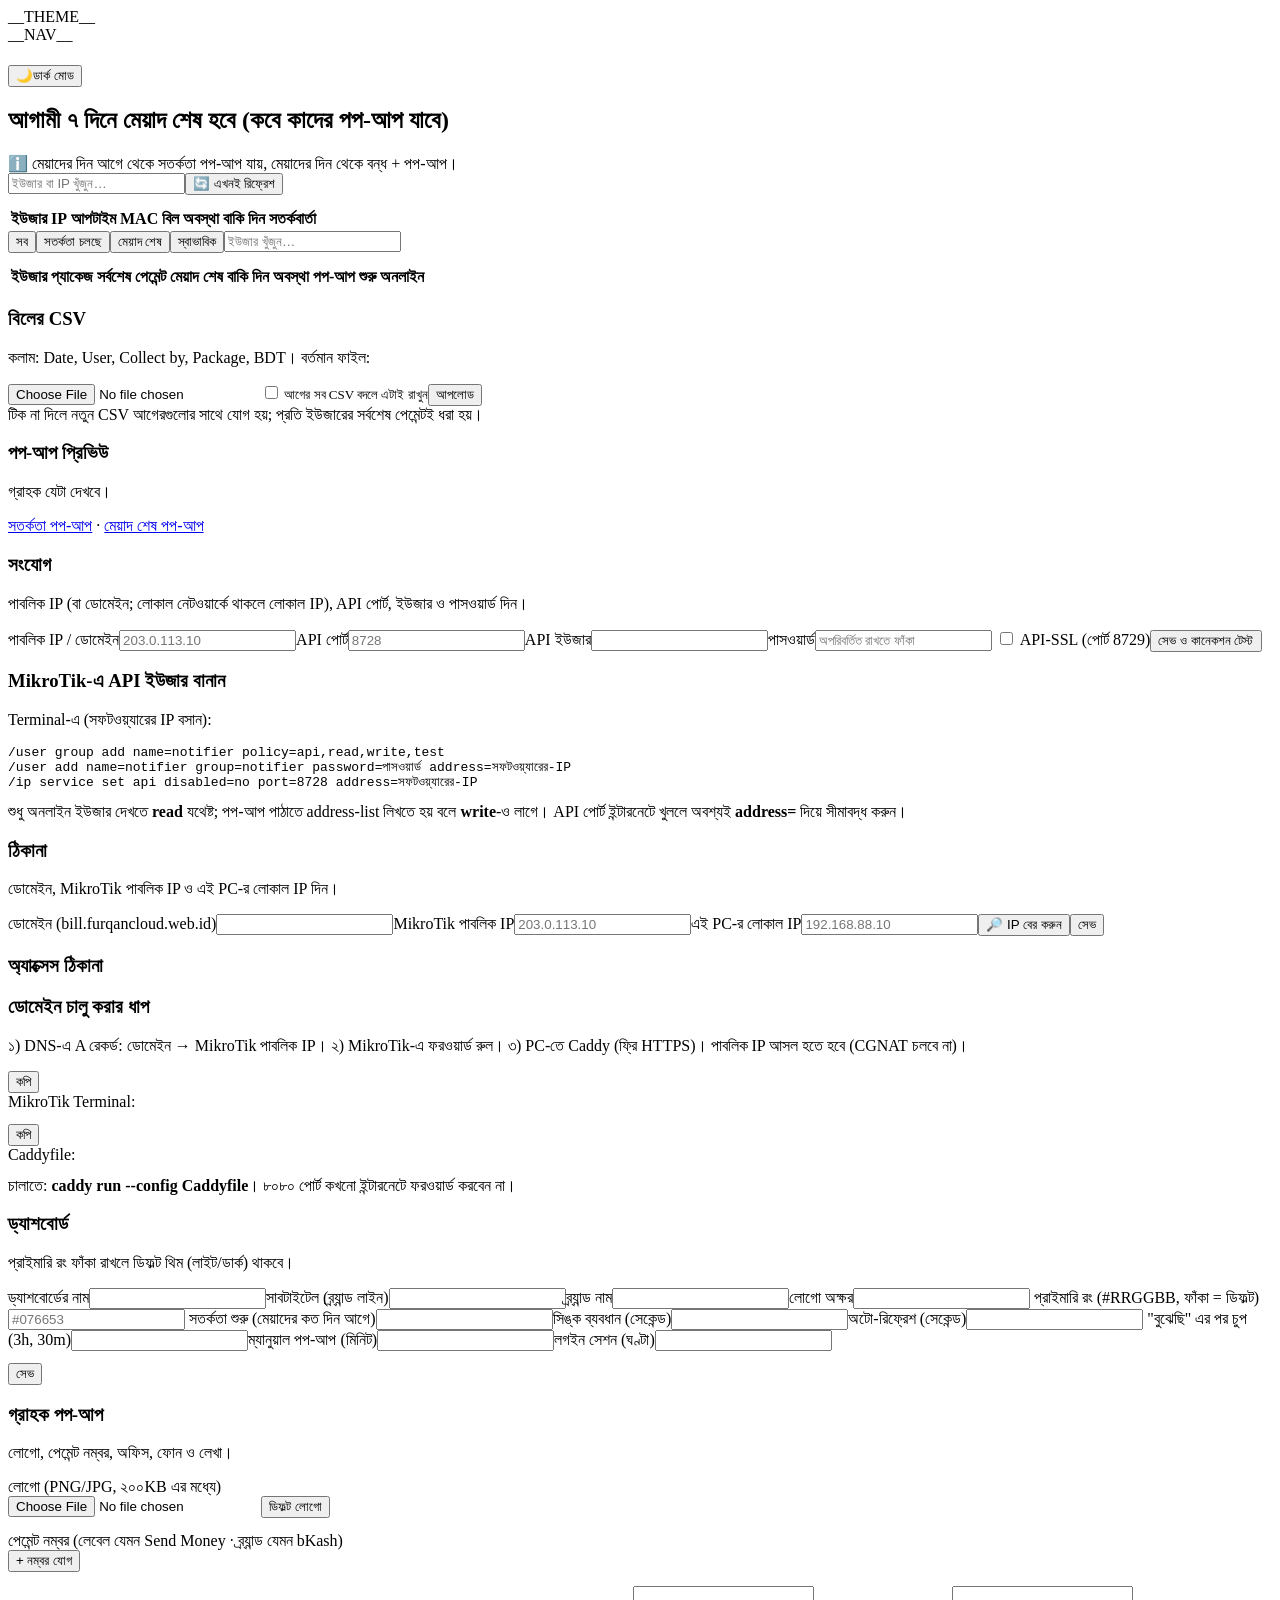
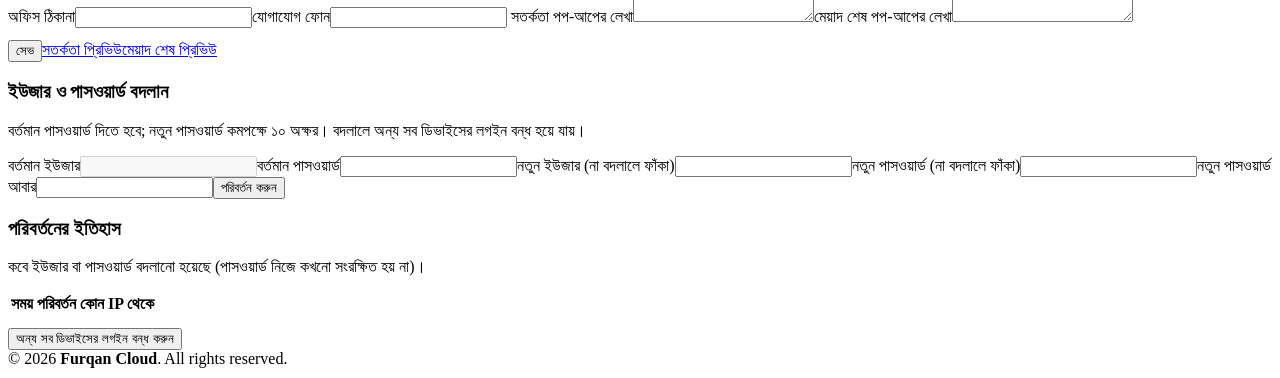
<file: app.html>
<!DOCTYPE html>
<html lang="bn"><head><meta charset="UTF-8"><meta name="viewport" content="width=device-width,initial-scale=1,viewport-fit=cover"><meta name="theme-color" content="#076653">
<title>বিল নোটিশ ড্যাশবোর্ড</title><style>__CSS__</style>__THEME__</head><body>
<div class="app"><aside class="side">__NAV__</aside>
<div class="main">
<div class="head"><div><h1 id="pt"></h1><p id="ps"></p></div><div class="hd-r"><span class="sync" id="sync"></span><button class="themeBtn" onclick="toggleTheme()"><span class="ti">🌙</span><span class="tl">ডার্ক মোড</span></button></div></div>

<section class="sect on" id="s-overview" data-title="ওভারভিউ" data-sub="বিল ও পপ-আপের সারাংশ">
 <div class="stats" id="cards"></div>
 <h2 class="t">আগামী ৭ দিনে মেয়াদ শেষ হবে (কবে কাদের পপ-আপ যাবে)</h2><div class="sched" id="sched"></div>
 <div class="hint"><span>ℹ️ মেয়াদের <b id="wd"></b> দিন আগে থেকে সতর্কতা পপ-আপ যায়, মেয়াদের দিন থেকে বন্ধ + পপ-আপ।</span></div>
</section>

<section class="sect" id="s-online" data-title="অনলাইন ইউজার" data-sub="MikroTik থেকে সরাসরি; এখান থেকেই পপ-আপ পাঠান">
 <div class="row" style="margin-bottom:12px"><input type="text" id="oq" placeholder="ইউজার বা IP খুঁজুন…" style="flex:1;min-width:160px"><button onclick="refresh()">🔄 এখনই রিফ্রেশ</button></div>
 <div class="tw"><table><thead><tr><th>ইউজার</th><th>IP</th><th>আপটাইম</th><th>MAC</th><th>বিল অবস্থা</th><th>বাকি দিন</th><th>সতর্কবার্তা</th></tr></thead><tbody id="ob"></tbody></table></div>
</section>

<section class="sect" id="s-users" data-title="সব ইউজার" data-sub="মেয়াদ, অবস্থা ও পপ-আপ শুরুর তারিখ">
 <div class="row" style="margin-bottom:12px"><button data-f="all" class="on">সব</button><button data-f="warn">সতর্কতা চলছে</button><button data-f="expired">মেয়াদ শেষ</button><button data-f="ok">স্বাভাবিক</button><input type="text" id="q" placeholder="ইউজার খুঁজুন…" style="flex:1;min-width:160px"></div>
 <div class="tw"><table><thead><tr><th data-s="u">ইউজার</th><th data-s="pkg">প্যাকেজ</th><th data-s="last">সর্বশেষ পেমেন্ট</th><th data-s="exp">মেয়াদ শেষ</th><th data-s="left">বাকি দিন</th><th data-s="st">অবস্থা</th><th data-s="start">পপ-আপ শুরু</th><th data-s="ip">অনলাইন</th></tr></thead><tbody id="tb"></tbody></table></div>
</section>

<section class="sect" id="s-upload" data-title="CSV আপলোড" data-sub="নতুন বিলের CSV দিলেই মেয়াদ ও পপ-আপ আপডেট হয়">
 <div class="box"><h3>বিলের CSV</h3><p>কলাম: Date, User, Collect by, Package, BDT। বর্তমান ফাইল: <span id="files"></span></p>
 <div class="up"><div class="row"><input type="file" id="f" accept=".csv"><label style="font-size:13px"><input type="checkbox" id="rep"> আগের সব CSV বদলে এটাই রাখুন</label><button class="pri" onclick="up()">আপলোড</button></div><div class="msg" id="msg"></div></div>
 <div class="note">টিক না দিলে নতুন CSV আগেরগুলোর সাথে যোগ হয়; প্রতি ইউজারের সর্বশেষ পেমেন্টই ধরা হয়।</div></div>
 <div class="box"><h3>পপ-আপ প্রিভিউ</h3><p>গ্রাহক যেটা দেখবে।</p><div class="row"><a href="/admin/preview?mode=warn" target="_blank">সতর্কতা পপ-আপ</a> · <a href="/admin/preview?mode=expired" target="_blank">মেয়াদ শেষ পপ-আপ</a></div></div>
</section>

<section class="sect" id="s-mt" data-title="MikroTik ইন্টিগ্রেশন" data-sub="API দিয়ে অনলাইন ইউজার দেখা ও পপ-আপ পাঠানো">
 <div class="box"><h3>সংযোগ</h3><p>পাবলিক IP (বা ডোমেইন; লোকাল নেটওয়ার্কে থাকলে লোকাল IP), API পোর্ট, ইউজার ও পাসওয়ার্ড দিন।</p>
 <div class="fg"><label>পাবলিক IP / ডোমেইন<input type="text" id="r_host" placeholder="203.0.113.10"></label><label>API পোর্ট<input type="text" id="r_port" placeholder="8728"></label><label>API ইউজার<input type="text" id="r_user"></label><label>পাসওয়ার্ড<input type="password" id="r_pw" placeholder="অপরিবর্তিত রাখতে ফাঁকা"></label>
 <label style="flex-direction:row;align-items:center;gap:8px"><input type="checkbox" id="r_ssl"> API-SSL (পোর্ট 8729)</label><button class="pri" onclick="saveRouter()">সেভ ও কানেকশন টেস্ট</button></div><div class="msg" id="m_mt"></div></div>
 <div class="box"><h3>MikroTik-এ API ইউজার বানান</h3><p>Terminal-এ (সফটওয়্যারের IP বসান):</p>
 <pre>/user group add name=notifier policy=api,read,write,test
/user add name=notifier group=notifier password=পাসওয়ার্ড address=সফটওয়্যারের-IP
/ip service set api disabled=no port=8728 address=সফটওয়্যারের-IP</pre>
 <div class="note">শুধু অনলাইন ইউজার দেখতে <b>read</b> যথেষ্ট; পপ-আপ পাঠাতে address-list লিখতে হয় বলে <b>write</b>-ও লাগে। API পোর্ট ইন্টারনেটে খুললে অবশ্যই <b>address=</b> দিয়ে সীমাবদ্ধ করুন।</div></div>
</section>

<section class="sect" id="s-ac" data-title="ডোমেন ও অ্যাক্সেস" data-sub="লোকাল PC-তে চলবে, ডোমেইন দিয়ে যেকোনো জায়গা থেকে ঢোকা যাবে">
 <div class="box"><h3>ঠিকানা</h3><p>ডোমেইন, MikroTik পাবলিক IP ও এই PC-র লোকাল IP দিন।</p>
 <div class="fg"><label>ডোমেইন (bill.furqancloud.web.id)<input type="text" id="a_domain"></label><label>MikroTik পাবলিক IP<input type="text" id="a_pub" placeholder="203.0.113.10"></label><label>এই PC-র লোকাল IP<input type="text" id="a_pc" placeholder="192.168.88.10"></label><button onclick="detect()">🔎 IP বের করুন</button><button class="pri" onclick="saveAccess()">সেভ</button></div><div class="msg" id="m_ac"></div><div id="nets" class="note"></div></div>
 <div class="box"><h3>অ্যাক্সেস ঠিকানা</h3><div id="urls"></div></div>
 <div class="box"><h3>ডোমেইন চালু করার ধাপ</h3><p>১) DNS-এ A রেকর্ড: ডোমেইন → MikroTik পাবলিক IP। ২) MikroTik-এ ফরওয়ার্ড রুল। ৩) PC-তে Caddy (ফ্রি HTTPS)। পাবলিক IP আসল হতে হবে (CGNAT চলবে না)।</p>
 <button class="copyb sm" onclick="cp('o_rsc')">কপি</button><div class="note">MikroTik Terminal:</div><pre id="o_rsc"></pre>
 <button class="copyb sm" onclick="cp('o_caddy')">কপি</button><div class="note">Caddyfile:</div><pre id="o_caddy"></pre>
 <div class="note">চালাতে: <b>caddy run --config Caddyfile</b>। ৮০৮০ পোর্ট কখনো ইন্টারনেটে ফরওয়ার্ড করবেন না।</div></div>
</section>

<section class="sect" id="s-ui" data-title="কাস্টমাইজ" data-sub="নাম, রং ও আচরণ">
 <div class="box"><h3>ড্যাশবোর্ড</h3><p>প্রাইমারি রং ফাঁকা রাখলে ডিফল্ট থিম (লাইট/ডার্ক) থাকবে।</p>
 <div class="fg"><label>ড্যাশবোর্ডের নাম<input type="text" id="u_title"></label><label>সাবটাইটেল (ব্র্যান্ড লাইন)<input type="text" id="u_sub"></label><label>ব্র্যান্ড নাম<input type="text" id="u_brand"></label><label>লোগো অক্ষর<input type="text" id="u_logo" maxlength="2"></label>
 <label>প্রাইমারি রং (#RRGGBB, ফাঁকা = ডিফল্ট)<input type="text" id="u_acc" placeholder="#076653"></label>
 <label>সতর্কতা শুরু (মেয়াদের কত দিন আগে)<input type="text" id="u_warn"></label><label>সিঙ্ক ব্যবধান (সেকেন্ড)<input type="text" id="u_sync"></label><label>অটো-রিফ্রেশ (সেকেন্ড)<input type="text" id="u_ref"></label>
 <label>"বুঝেছি" এর পর চুপ (3h, 30m)<input type="text" id="u_seen"></label><label>ম্যানুয়াল পপ-আপ (মিনিট)<input type="text" id="u_push"></label><label>লগইন সেশন (ঘণ্টা)<input type="text" id="u_sess"></label></div>
 <div class="row" style="margin-top:12px"><button class="pri" onclick="saveUi()">সেভ</button></div><div class="msg" id="m_ui"></div></div>
</section>

<section class="sect" id="s-pp" data-title="পপ-আপ ডিজাইন" data-sub="গ্রাহক যা দেখে">
 <div class="box"><h3>গ্রাহক পপ-আপ</h3><p>লোগো, পেমেন্ট নম্বর, অফিস, ফোন ও লেখা।</p>
 <div class="note">লোগো (PNG/JPG, ২০০KB এর মধ্যে)</div><div class="row"><img id="logoprev" class="logoprev" alt=""><input type="file" id="p_logo" accept="image/*"><button class="sm" onclick="resetLogo()">ডিফল্ট লোগো</button></div>
 <div class="note" style="margin-top:14px">পেমেন্ট নম্বর (লেবেল যেমন Send Money · ব্র্যান্ড যেমন bKash)</div><div class="lst" id="p_nums"></div><button class="sm" onclick="addRow()">+ নম্বর যোগ</button>
 <div class="fg" style="margin-top:14px"><label>অফিস ঠিকানা<input type="text" id="p_office"></label><label>যোগাযোগ ফোন<input type="text" id="p_phone"></label>
 <label class="full">সতর্কতা পপ-আপের লেখা<textarea id="p_warn"></textarea></label><label class="full">মেয়াদ শেষ পপ-আপের লেখা<textarea id="p_exp"></textarea></label></div>
 <div class="row" style="margin-top:12px"><button class="pri" onclick="savePopup()">সেভ</button><a href="/admin/preview?mode=warn" target="_blank">সতর্কতা প্রিভিউ</a><a href="/admin/preview?mode=expired" target="_blank">মেয়াদ শেষ প্রিভিউ</a></div><div class="msg" id="m_pp"></div></div>
</section>

<section class="sect" id="s-sec" data-title="লগইন ও পাসওয়ার্ড" data-sub="ইউজার/পাসওয়ার্ড বদল ও ইতিহাস">
 <div class="box"><h3>ইউজার ও পাসওয়ার্ড বদলান</h3><p>বর্তমান পাসওয়ার্ড দিতে হবে; নতুন পাসওয়ার্ড কমপক্ষে ১০ অক্ষর। বদলালে অন্য সব ডিভাইসের লগইন বন্ধ হয়ে যায়।</p>
 <div class="fg"><label>বর্তমান ইউজার<input type="text" id="c_cur_u" disabled></label><label>বর্তমান পাসওয়ার্ড<input type="password" id="c_cur"></label><label>নতুন ইউজার (না বদলালে ফাঁকা)<input type="text" id="c_nu"></label><label>নতুন পাসওয়ার্ড (না বদলালে ফাঁকা)<input type="password" id="c_np"></label><label>নতুন পাসওয়ার্ড আবার<input type="password" id="c_np2"></label><button class="pri" onclick="saveAcc()">পরিবর্তন করুন</button></div><div class="msg" id="m_sec"></div></div>
 <div class="box"><h3>পরিবর্তনের ইতিহাস</h3><p>কবে ইউজার বা পাসওয়ার্ড বদলানো হয়েছে (পাসওয়ার্ড নিজে কখনো সংরক্ষিত হয় না)।</p><div class="tw"><table><thead><tr><th>সময়</th><th>পরিবর্তন</th><th>কোন IP থেকে</th></tr></thead><tbody id="hist"></tbody></table></div>
 <div class="row" style="margin-top:12px"><button onclick="logoutAll()">অন্য সব ডিভাইসের লগইন বন্ধ করুন</button></div><div class="msg" id="m_ls"></div></div>
</section>
<footer class="pf">© 2026 <b id="fbrand">Furqan Cloud</b>. All rights reserved.</footer>
</div></div>
<script>__JS__
let D=__DATA__,C=__CFG__;const DEMO=__DEMO__;
const fd=iso=>{if(!iso)return "—";const [y,m,d]=iso.split("-");return bn(`${d}/${m}/${y}`)};
const ST={warn:"সতর্কতা পপ-আপ",expired:"বন্ধ · পপ-আপ",ok:"স্বাভাবিক",unknown:"বিল তালিকায় নেই"};
let flt="all",key="exp",dir=1,logoData=null;
async function api(p,b){if(DEMO&&b!==undefined)return {ok:true,msg:"ডেমো: আসল সিস্টেমে সেভ হবে",local:[],public:""};
 const r=await fetch("/admin/api/"+p,b!==undefined?{method:"POST",headers:{"X-Requested-With":"jsn"},body:JSON.stringify(b)}:{});if(r.status===401)location.href="/admin";return r.json()}
function say(id,j,ok){const m=$(id);m.className="msg "+(j.ok?"ok-t":"bad-t");m.textContent=j.ok?(ok||j.msg||"সেভ হয়েছে ✓"):"ত্রুটি: "+j.error}
function cp(id){navigator.clipboard.writeText($(id).textContent)}
function renderTop(){
 $("sync").textContent=(D.sync.ok?"🟢 ":"🔴 ")+D.sync.msg+(D.sync.time?" · "+D.sync.time:"");$("files").textContent=D.files.join(", ")||"নেই";$("wd").textContent=bn(D.warn_days);
 const cnt=s=>D.users.filter(u=>u.st===s).length;
 $("cards").innerHTML=`<div class="stat"><span>মোট ইউজার</span><b>${bn(D.users.length)}</b></div><div class="stat o"><span>এখন অনলাইন (MikroTik)</span><b>${bn(D.online.length)}</b></div><div class="stat w"><span>সতর্কতা পপ-আপ চলছে</span><b>${bn(cnt("warn"))}</b></div><div class="stat e"><span>মেয়াদ শেষ / বন্ধ</span><b>${bn(cnt("expired"))}</b></div><div class="stat"><span>স্বাভাবিক</span><b>${bn(cnt("ok"))}</b></div>`;
 const t0=new Date(D.today),days=[];for(let i=0;i<7;i++){const d=new Date(t0);d.setDate(d.getDate()+i);days.push(d.toISOString().slice(0,10))}
 $("sched").innerHTML=days.map((d,i)=>{const us=D.users.filter(u=>u.exp===d);return `<div class="card"><b style="font-size:15px">${fd(d)}${i==0?" (আজ)":""}</b><br><span style="color:var(--muted);font-size:12px">${bn(us.length)} জনের মেয়াদ শেষ</span><small>${us.slice(0,8).map(u=>esc(u.u)).join(", ")||"—"}${us.length>8?" … +"+bn(us.length-8):""}</small></div>`}).join("")}
function draw(){const q=$("q").value.toLowerCase();let r=D.users.filter(u=>(flt==="all"||u.st===flt)&&u.u.toLowerCase().includes(q));r.sort((a,b)=>(a[key]>b[key]?1:a[key]<b[key]?-1:0)*dir);
 $("tb").innerHTML=r.map(u=>`<tr><td data-l="ইউজার"><b>${esc(u.u)}</b></td><td data-l="প্যাকেজ">${esc(u.pkg)}</td><td data-l="সর্বশেষ পেমেন্ট">${fd(u.last)}</td><td data-l="মেয়াদ শেষ">${fd(u.exp)}</td><td data-l="বাকি দিন">${u.left<=0?"—":bn(u.left)}</td><td data-l="অবস্থা"><span class="pill p-${u.st}">${ST[u.st]}</span></td><td data-l="পপ-আপ শুরু">${fd(u.start)}</td><td data-l="অনলাইন">${u.ip?"🟢 "+esc(u.ip):"⚪ অফলাইন"}</td></tr>`).join("")}
function drawOnline(){const q=$("oq").value.toLowerCase(),r=D.online.filter(u=>u.u.toLowerCase().includes(q)||u.ip.includes(q));
 $("ob").innerHTML=r.map(u=>`<tr><td data-l="ইউজার"><b>${esc(u.u)}</b></td><td data-l="IP">${esc(u.ip)}</td><td data-l="আপটাইম">${esc(u.up)}</td><td data-l="MAC">${esc(u.mac)}</td><td data-l="বিল অবস্থা"><span class="pill p-${u.st}">${ST[u.st]}</span></td><td data-l="বাকি দিন">${u.left==null||u.left<=0?"—":bn(u.left)}</td><td data-l="সতর্কবার্তা"><button class="pri sm" data-push="${esc(u.u)}">⚠ পপ-আপ পাঠান</button>${u.manual?' <span class="sent">✓ পাঠানো</span>':""}</td></tr>`).join("")||'<tr><td colspan="7" style="text-align:center;color:var(--muted)">কোনো অনলাইন ইউজার নেই / রাউটার সংযুক্ত নয়</td></tr>'}
function renderAll(){renderTop();draw();drawOnline()}
async function refresh(){if(DEMO){alert("এটা ডেমো");return}const j=await api("refresh",{});if(j.users){D=j;renderAll()}}
async function poll(){try{const j=await api("state");if(j.users){D=j;renderAll()}}catch(e){}}
$("ob").onclick=async e=>{const u=e.target.dataset.push;if(!u)return;const m=prompt("ইউজার "+u+" কে কী বার্তা যাবে? (ফাঁকা রাখলে ডিফল্ট সতর্কবার্তা যাবে)","");if(m===null)return;
 if(DEMO){alert("ডেমো: আসল সিস্টেমে "+u+" এর কাছে এখনই পপ-আপ চলে যাবে");return}
 const j=await api("push",{user:u,msg:m,minutes:(UI.push_minutes)||30});alert(j.ok?"পপ-আপ পাঠানো হয়েছে":"ত্রুটি: "+j.error);poll()};
document.querySelectorAll("[data-f]").forEach(b=>b.onclick=()=>{flt=b.dataset.f;document.querySelectorAll("[data-f]").forEach(x=>x.classList.toggle("on",x===b));draw()});
document.querySelectorAll("th[data-s]").forEach(h=>h.onclick=()=>{dir=key===h.dataset.s?-dir:1;key=h.dataset.s;draw()});
$("q").oninput=draw;$("oq").oninput=drawOnline;
async function up(){const f=$("f").files[0],m=$("msg");if(!f){m.textContent="আগে CSV ফাইল বাছুন";return}
 if(DEMO){m.textContent="এটা ডেমো; আসল ড্যাশবোর্ডে আপলোড কাজ করে।";return}
 if($("rep").checked&&!confirm("আগের সব CSV আর্কাইভে সরে যাবে। নিশ্চিত?"))return;m.textContent="আপলোড হচ্ছে…";
 try{const r=await (await fetch("/admin/upload?replace="+($("rep").checked?1:0),{method:"POST",headers:{"X-Requested-With":"jsn"},body:await f.arrayBuffer()})).json();
  if(r.ok){m.className="msg ok-t";m.textContent=`সফল: ${bn(r.rows)} টি রেকর্ড, ${bn(r.users)} জন ইউজার। রিলোড হচ্ছে…`;setTimeout(()=>location.reload(),1200)}else{m.className="msg bad-t";m.textContent="ত্রুটি: "+r.error}}catch(e){m.className="msg bad-t";m.textContent="ত্রুটি: "+e}}
/* ---- সেটিং ---- */
function fill(){const R=C.router,A=C.access,U=C.ui,P=C.popup;
 r_host.value=R.host;r_port.value=R.port;r_user.value=R.user;r_ssl.checked=R.ssl;r_pw.value="";
 a_domain.value=A.domain;a_pub.value=A.public_ip;a_pc.value=A.pc_ip;
 u_title.value=U.title;u_sub.value=U.sub;u_brand.value=U.brand;u_logo.value=U.logo;u_acc.value=U.acc;u_warn.value=U.warn_days;u_sync.value=U.sync_seconds;u_ref.value=U.refresh;u_seen.value=U.seen_timeout;u_push.value=U.push_minutes;u_sess.value=U.session_hours;
 $("p_nums").innerHTML="";P.numbers.forEach(n=>addRow(n));p_office.value=P.office;p_phone.value=P.phone;p_warn.value=P.warn_notice;p_exp.value=P.expired_notice;$("logoprev").src=P.logo||C.default_logo;
 c_cur_u.value=C.account.user;$("hist").innerHTML=C.account.history.slice().reverse().map(h=>`<tr><td data-l="সময়">${esc(h.at)}</td><td data-l="পরিবর্তন">${esc(h.what)}</td><td data-l="IP">${esc(h.ip)}</td></tr>`).join("");urls();snips()}
function addRow(v){const f=[["label","লেবেল (Send Money)"],["number","নম্বর"],["brand","ব্র্যান্ড (bKash)"]];const d=document.createElement("div");d.className="it";
 d.innerHTML=f.map(([k,p])=>`<input type="text" data-k="${k}" placeholder="${p}" value="${esc(v?v[k]:"")}">`).join("")+'<button class="sm" onclick="this.parentNode.remove()">✕</button>';$("p_nums").appendChild(d)}
const rows=()=>[...$("p_nums").children].map(r=>Object.fromEntries([...r.querySelectorAll("input")].map(i=>[i.dataset.k,i.value.trim()]))).filter(o=>Object.values(o).some(Boolean));
async function saveRouter(){$("m_mt").className="msg";$("m_mt").textContent="টেস্ট হচ্ছে…";const j=await api("router",{host:r_host.value,port:r_port.value,user:r_user.value,password:r_pw.value,ssl:r_ssl.checked});say("m_mt",j,"সংযুক্ত ✓ "+(j.msg||""))}
async function saveAccess(){const j=await api("access",{domain:a_domain.value,public_ip:a_pub.value,pc_ip:a_pc.value});if(j.ok){C.access={domain:a_domain.value.trim(),public_ip:a_pub.value.trim(),pc_ip:a_pc.value.trim()};urls();snips()}say("m_ac",j)}
async function detect(){$("m_ac").className="msg";$("m_ac").textContent="খোঁজা হচ্ছে…";const j=await api("netinfo");if(DEMO){$("nets").textContent="ডেমো: আসল সিস্টেমে PC-র লোকাল IP ও পাবলিক IP এখানে দেখাবে";$("m_ac").textContent="";return}
 $("nets").innerHTML="লোকাল IP: <b>"+esc(j.local.join(", ")||"—")+"</b> · ইন্টারনেট থেকে দেখা পাবলিক IP: <b>"+esc(j.public||"পাওয়া যায়নি")+"</b> (MikroTik-এর WAN IP না-ও হতে পারে; যাচাই করে বসান)";
 if(j.local[0]&&!a_pc.value)a_pc.value=j.local[0];if(j.public&&!a_pub.value)a_pub.value=j.public;$("m_ac").textContent="পাওয়া গেছে; যাচাই করে সেভ চাপুন"}
function urls(){const A=C.access,port=location.port||"8080",o=[["লোকাল (PC)","http://localhost:"+port+"/admin"]];if(A.pc_ip)o.push(["লোকাল নেটওয়ার্ক","http://"+A.pc_ip+":"+port+"/admin"]);
 if(A.domain)o.push(["ডোমেইন (HTTPS)","https://"+A.domain+"/admin"]);if(A.public_ip)o.push(["পাবলিক IP (শুধু প্রাথমিক পরীক্ষা)","http://"+A.public_ip+":"+port+"/admin"]);
 $("urls").innerHTML=o.map(([k,v])=>`<div class="kv"><span>${k}</span><b><a href="${esc(v)}" target="_blank">${esc(v)}</a></b></div>`).join("")}
function snips(){const A=C.access,pc=A.pc_ip||"PC-র-লোকাল-IP",d=A.domain||"your.domain.com";
 $("o_rsc").textContent=`/ip firewall nat\nadd chain=dstnat in-interface-list=WAN protocol=tcp dst-port=80,443 action=dst-nat to-addresses=${pc} comment="jsn: dashboard via Caddy" place-before=0\n/ip firewall filter\nadd chain=forward in-interface-list=WAN dst-address=${pc} protocol=tcp dst-port=80,443 connection-nat-state=dstnat action=accept comment="jsn: dashboard in" place-before=0\n# WAN ইন্টারফেস লিস্টের নাম আলাদা হলে in-interface-list এর জায়গায় in-interface=ether1 (বা pppoe-out1) দিন`;
 $("o_caddy").textContent=`${d} {\n    encode gzip\n    reverse_proxy 127.0.0.1:8080\n}`}
async function saveUi(){const j=await api("ui",{title:u_title.value,sub:u_sub.value,brand:u_brand.value,logo:u_logo.value,acc:u_acc.value,warn_days:u_warn.value,sync_seconds:u_sync.value,refresh:u_ref.value,seen_timeout:u_seen.value,push_minutes:u_push.value,session_hours:u_sess.value});
 say("m_ui",j,"সেভ হয়েছে ✓");if(j.ok&&!DEMO)setTimeout(()=>location.reload(),800)}
$("p_logo").onchange=e=>{const f=e.target.files[0];if(!f)return;if(f.size>200000){say("m_pp",{ok:false,error:"লোগো ২০০KB এর বেশি"});return}const r=new FileReader();r.onload=()=>{logoData=r.result;$("logoprev").src=logoData};r.readAsDataURL(f)};
function resetLogo(){logoData="";$("logoprev").src=C.default_logo}
async function savePopup(){const b={numbers:rows(),office:p_office.value,phone:p_phone.value,warn_notice:p_warn.value,expired_notice:p_exp.value};if(logoData!==null)b.logo=logoData;const j=await api("popup",b);say("m_pp",j)}
async function saveAcc(){if(c_np.value!==c_np2.value){say("m_sec",{ok:false,error:"নতুন পাসওয়ার্ড দুইবার মিলছে না"});return}
 const j=await api("account",{current:c_cur.value,new_user:c_nu.value,new_password:c_np.value});say("m_sec",j,"পরিবর্তন হয়েছে ✓");if(j.ok&&!DEMO){c_cur.value=c_nu.value=c_np.value=c_np2.value="";setTimeout(()=>location.reload(),900)}}
async function logoutAll(){const j=await api("logout_others",{});say("m_ls",j,"অন্য সব সেশন বন্ধ হয়েছে ✓")}
renderAll();fill();if(!DEMO)setInterval(poll,(UI.refresh||15)*1000);
</script></body></html>
</file>
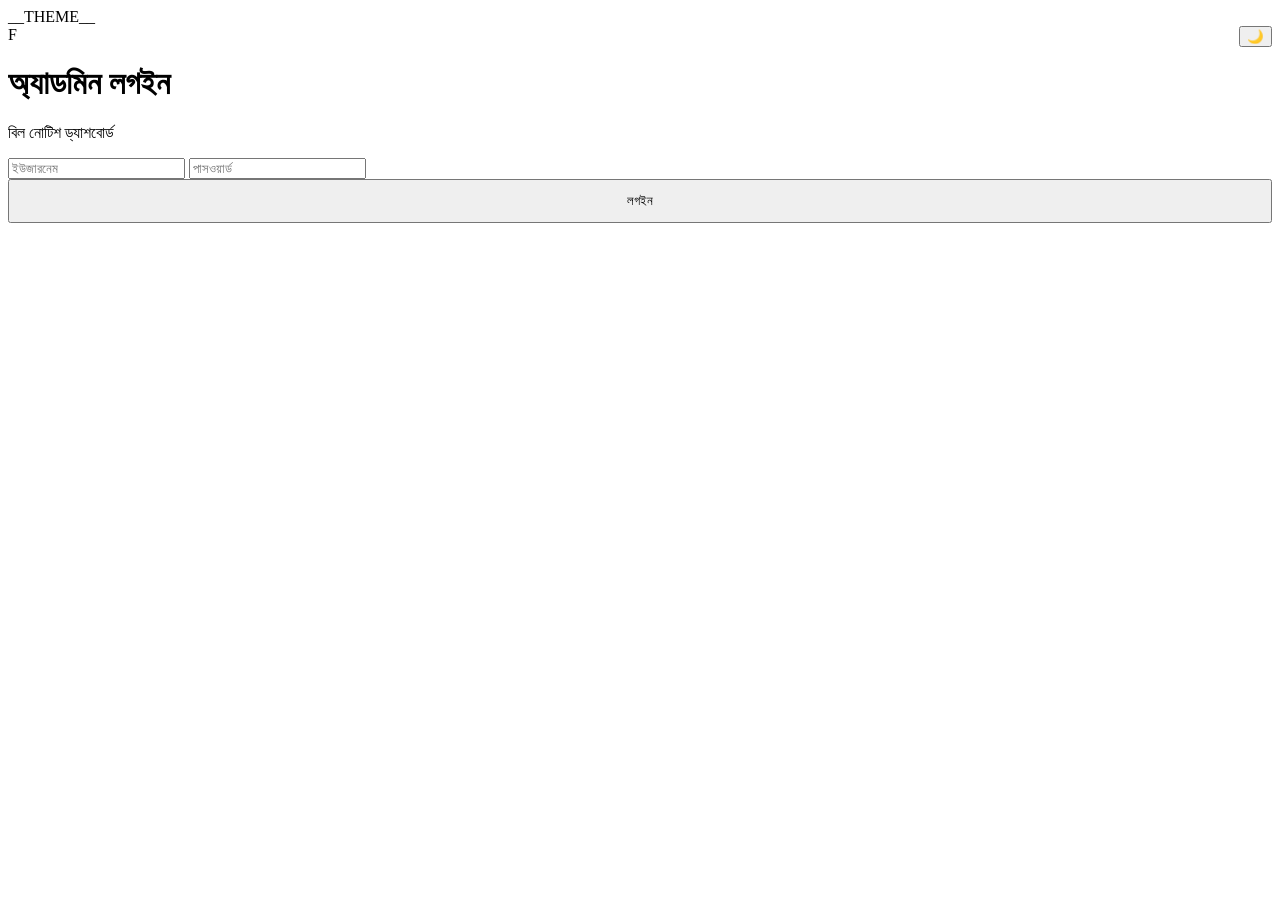
<file: login.html>
<!DOCTYPE html>
<html lang="bn"><head><meta charset="UTF-8"><meta name="viewport" content="width=device-width,initial-scale=1,viewport-fit=cover"><meta name="theme-color" content="#076653">
<title>লগইন</title><style>__CSS__</style>__THEME__</head><body>
<div class="login"><div class="box"><button class="themeBtn" style="float:right" onclick="toggleTheme()"><span class="ti">🌙</span></button>
 <div class="logo" id="logo">F</div><h1 id="t">অ্যাডমিন লগইন</h1><p id="s">বিল নোটিশ ড্যাশবোর্ড</p>
 <input type="text" id="u" placeholder="ইউজারনেম" autocomplete="username">
 <input type="password" id="p" placeholder="পাসওয়ার্ড" autocomplete="current-password">
 <button class="pri" style="width:100%;padding:12px" onclick="go()">লগইন</button>
 <div class="msg" id="m"></div>
</div></div>
<script>__JS__

document.getElementById("logo").textContent=UI.logo;document.getElementById("s").textContent=UI.title+" · "+UI.brand;themeUI();
document.getElementById("p").addEventListener("keydown",e=>{if(e.key==="Enter")go()});
async function go(){const m=document.getElementById("m");m.className="msg";m.textContent="যাচাই হচ্ছে…";
 try{const r=await fetch("/admin/login",{method:"POST",headers:{"X-Requested-With":"jsn"},body:JSON.stringify({user:u.value,password:p.value})});const j=await r.json();
  if(j.ok){location.href="/admin"}else{m.className="msg bad-t";m.textContent=j.error}}catch(e){m.className="msg bad-t";m.textContent="ত্রুটি: "+e}}
</script></body></html>
</file>
